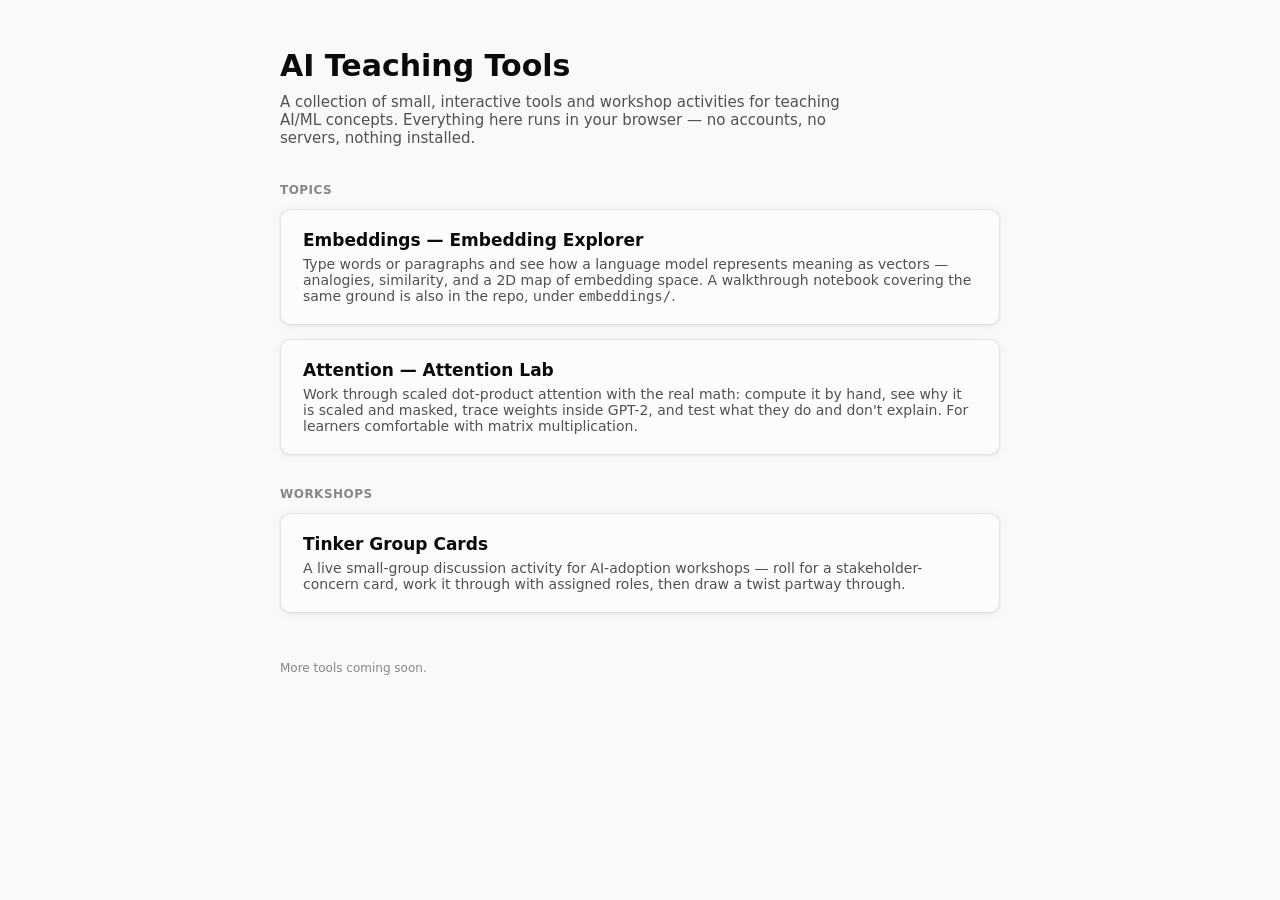
<file: index.html>
<!doctype html>
<html lang="en">
<head>
<meta charset="utf-8" />
<meta name="viewport" content="width=device-width, initial-scale=1" />
<title>AI Teaching Tools</title>
<link rel="stylesheet" href="css/style.css" />
</head>
<body>
<div class="wrap">
  <header>
    <h1>AI Teaching Tools</h1>
    <p>A collection of small, interactive tools and workshop activities for teaching AI/ML concepts. Everything here runs in your browser — no accounts, no servers, nothing installed.</p>
  </header>

  <h2 class="section-label">Topics</h2>
  <div class="tool-list">
    <a class="tool-card" href="embeddings/embedding-explorer/">
      <h3>Embeddings — Embedding Explorer</h3>
      <p>Type words or paragraphs and see how a language model represents meaning as vectors — analogies, similarity, and a 2D map of embedding space. A walkthrough notebook covering the same ground is also in the repo, under <code>embeddings/</code>.</p>
    </a>
    <a class="tool-card" href="attention/attention-lab/">
      <h3>Attention — Attention Lab</h3>
      <p>Work through scaled dot-product attention with the real math: compute it by hand, see why it is scaled and masked, trace weights inside GPT-2, and test what they do and don't explain. For learners comfortable with matrix multiplication.</p>
    </a>
  </div>

  <h2 class="section-label">Workshops</h2>
  <div class="tool-list">
    <a class="tool-card" href="workshops/tinker-groups/">
      <h3>Tinker Group Cards</h3>
      <p>A live small-group discussion activity for AI-adoption workshops — roll for a stakeholder-concern card, work it through with assigned roles, then draw a twist partway through.</p>
    </a>
  </div>

  <footer>More tools coming soon.</footer>
</div>
</body>
</html>
</file>
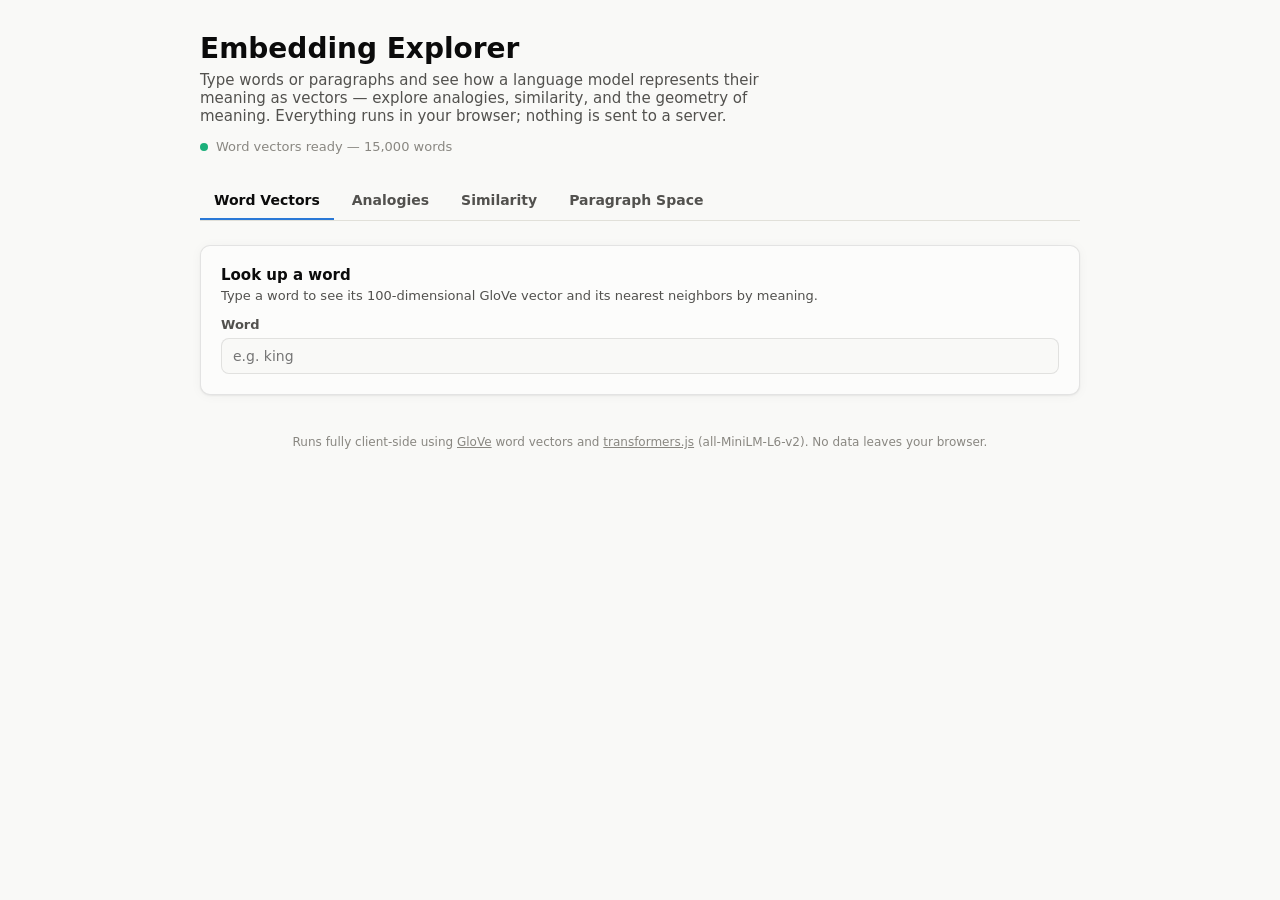
<file: embedding-explorer/index.html>
<!doctype html>
<html lang="en">
<head>
<meta charset="utf-8" />
<meta name="viewport" content="width=device-width, initial-scale=1" />
<title>Embedding Explorer</title>
<link rel="stylesheet" href="css/style.css" />
</head>
<body>
<div class="wrap">
  <header class="hero">
    <h1>Embedding Explorer</h1>
    <p>Type words or paragraphs and see how a language model represents their meaning as vectors — explore analogies, similarity, and the geometry of meaning. Everything runs in your browser; nothing is sent to a server.</p>
    <div class="model-status" id="status-line">
      <span class="dot loading" id="status-dot"></span>
      <span id="status-text">Loading word vectors…</span>
    </div>
  </header>

  <nav class="tabs" id="tabs">
    <button data-tab="word" class="active">Word Vectors</button>
    <button data-tab="analogy">Analogies</button>
    <button data-tab="similarity">Similarity</button>
    <button data-tab="space">Paragraph Space</button>
  </nav>

  <section class="panel active" id="panel-word">
    <div class="card">
      <h2>Look up a word</h2>
      <p class="hint">Type a word to see its 100-dimensional GloVe vector and its nearest neighbors by meaning.</p>
      <label for="word-input">Word</label>
      <input type="text" id="word-input" placeholder="e.g. king" autocomplete="off" />
      <div class="error-msg" id="word-error" hidden></div>
      <div class="results" id="word-results" hidden>
        <svg class="vector-chart" id="word-chart" viewBox="0 0 640 160"></svg>
        <div class="raw-values" id="word-raw"></div>
      </div>
    </div>
    <div class="card" id="word-neighbors-card" hidden>
      <h2>Nearest neighbors</h2>
      <p class="hint">Words whose vectors point in a similar direction (highest cosine similarity), out of the top 15,000 most common English words.</p>
      <ul class="neighbor-list" id="word-neighbors"></ul>
    </div>
  </section>

  <section class="panel" id="panel-analogy">
    <div class="card">
      <h2>Vector arithmetic</h2>
      <p class="hint">The classic demo: <code>king − man + woman ≈ queen</code>. Word meaning behaves like geometry — try your own combination.</p>
      <div class="inline-eq">
        <input type="text" id="analogy-a" placeholder="king" autocomplete="off" />
        <span class="op">−</span>
        <input type="text" id="analogy-b" placeholder="man" autocomplete="off" />
        <span class="op">+</span>
        <input type="text" id="analogy-c" placeholder="woman" autocomplete="off" />
        <span class="op">=</span>
        <span class="op">?</span>
      </div>
      <button class="action" id="analogy-run">Solve</button>
      <div class="error-msg" id="analogy-error" hidden></div>
      <div class="results" id="analogy-results" hidden>
        <ul class="neighbor-list" id="analogy-neighbors"></ul>
      </div>
    </div>
    <div class="card">
      <h2>Try these</h2>
      <p class="hint">Quick examples — click to load.</p>
      <div class="row" id="analogy-presets"></div>
    </div>
  </section>

  <section class="panel" id="panel-similarity">
    <div class="card">
      <h2>Compare two texts</h2>
      <p class="hint">Enter two words, phrases, or paragraphs. Single vocabulary words use GloVe directly; anything longer uses a small transformer model (downloaded once, then cached) so word order and context are taken into account.</p>
      <div class="row">
        <div>
          <label for="sim-a">Text A</label>
          <textarea id="sim-a" placeholder="a happy dog running in a field"></textarea>
        </div>
        <div>
          <label for="sim-b">Text B</label>
          <textarea id="sim-b" placeholder="a joyful puppy sprinting through grass"></textarea>
        </div>
      </div>
      <button class="action" id="sim-run">Compare</button>
      <div class="error-msg" id="sim-error" hidden></div>
      <div class="results" id="sim-results" hidden>
        <div class="similarity-readout">
          <span class="value" id="sim-value">0.00</span>
          <span class="label">cosine similarity</span>
        </div>
        <div class="similarity-meter"><div class="fill" id="sim-fill"></div></div>
        <p class="note" id="sim-method"></p>
      </div>
    </div>
  </section>

  <section class="panel" id="panel-space">
    <div class="card">
      <h2>Paragraph space</h2>
      <p class="hint">Add several words or paragraphs and see how they cluster in a 2D projection (PCA) of their embedding space — items with related meaning land closer together. Uses the sentence transformer model.</p>
      <div class="item-list" id="space-items"></div>
      <button class="ghost" id="space-add">+ add item</button>
      <button class="action" id="space-run">Plot</button>
      <div class="error-msg" id="space-error" hidden></div>
      <div class="results" id="space-results" hidden>
        <svg class="scatter-chart" id="space-chart" viewBox="0 0 640 480"></svg>
        <h2 style="margin-top:18px;">Pairwise similarity</h2>
        <div style="overflow-x:auto;">
          <table class="table-view" id="space-table"></table>
        </div>
      </div>
    </div>
  </section>

  <footer>
    Runs fully client-side using <a href="https://nlp.stanford.edu/projects/glove/" target="_blank" rel="noopener">GloVe</a> word vectors and <a href="https://github.com/xenova/transformers.js" target="_blank" rel="noopener">transformers.js</a> (all-MiniLM-L6-v2). No data leaves your browser.
  </footer>
</div>

<div class="tooltip" id="tooltip" hidden></div>

<script type="module" src="js/app.js"></script>
</body>
</html>
</file>
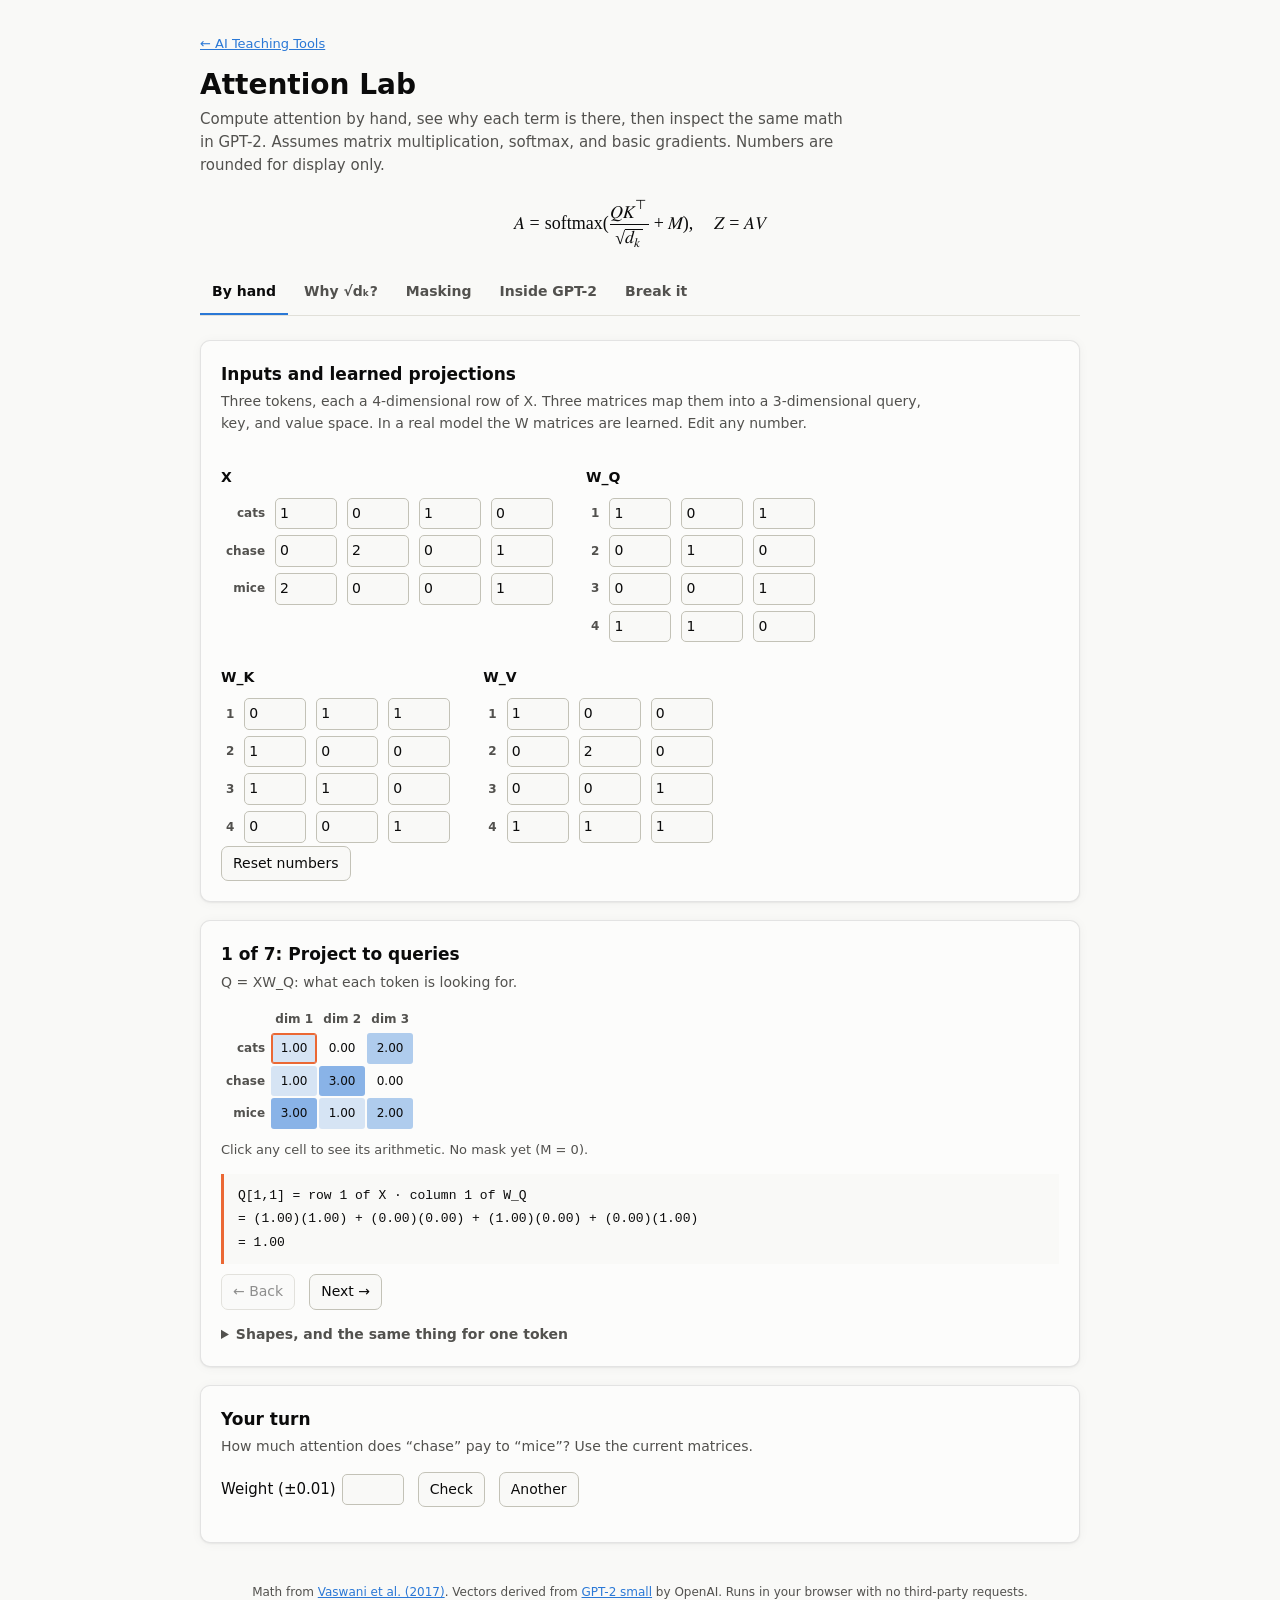
<file: attention/attention-lab/index.html>
<!doctype html>
<html lang="en">
<head>
<meta charset="utf-8" />
<meta name="viewport" content="width=device-width, initial-scale=1" />
<title>Attention Lab</title>
<link rel="icon" href="data:," />
<link rel="stylesheet" href="css/style.css" />
</head>
<body>
<div class="wrap">
  <header>
    <a class="home" href="../../">← AI Teaching Tools</a>
    <h1>Attention Lab</h1>
    <p>Compute attention by hand, see why each term is there, then inspect the same math in GPT-2. Assumes matrix multiplication, softmax, and basic gradients. Numbers are rounded for display only.</p>
    <math display="block" aria-label="A equals softmax of Q K transpose over square root of d k plus M; Z equals A V">
      <mi>A</mi><mo>=</mo><mi>softmax</mi>
      <mrow><mo>(</mo><mfrac><mrow><mi>Q</mi><msup><mi>K</mi><mo>⊤</mo></msup></mrow><msqrt><msub><mi>d</mi><mi>k</mi></msub></msqrt></mfrac><mo>+</mo><mi>M</mi><mo>)</mo></mrow>
      <mo>,</mo><mspace width="1em"></mspace><mi>Z</mi><mo>=</mo><mi>A</mi><mi>V</mi>
    </math>
  </header>

  <nav class="tabs" role="tablist" aria-label="Attention lessons">
    <button role="tab" id="tab-hand" aria-controls="panel-hand" data-tab="hand">By hand</button>
    <button role="tab" id="tab-scaling" aria-controls="panel-scaling" data-tab="scaling">Why √dₖ?</button>
    <button role="tab" id="tab-masking" aria-controls="panel-masking" data-tab="masking">Masking</button>
    <button role="tab" id="tab-gpt2" aria-controls="panel-gpt2" data-tab="gpt2">Inside GPT-2</button>
    <button role="tab" id="tab-experiments" aria-controls="panel-experiments" data-tab="experiments">Break it</button>
  </nav>

  <main>
  <section id="panel-hand" role="tabpanel" aria-labelledby="tab-hand">
    <div class="card">
      <h2>Inputs and learned projections</h2>
      <p class="hint">Three tokens, each a 4-dimensional row of X. Three matrices map them into a 3-dimensional query, key, and value space. In a real model the W matrices are learned. Edit any number.</p>
      <div class="grid"><div id="edit-x"></div><div id="edit-WQ"></div><div id="edit-WK"></div><div id="edit-WV"></div></div>
      <button id="hand-reset">Reset numbers</button>
    </div>
    <div class="card">
      <h2 id="step-title"></h2>
      <p class="hint" id="step-hint"></p>
      <div id="step-matrix"></div>
      <p class="note">Click any cell to see its arithmetic. No mask yet (M = 0).</p>
      <div class="work" id="step-work" aria-live="polite"></div>
      <div class="controls"><button id="step-back">← Back</button><button id="step-next">Next →</button></div>
      <details>
        <summary>Shapes, and the same thing for one token</summary>
        <p>With n tokens, X is n×d, each W is d×dₖ, and Q, K and V are n×dₖ. So QKᵀ is n×n and Z = AV is n×dₖ. (In general V may have a different width, dᵥ.)</p>
        <p>For token i: zᵢ = Σⱼ αᵢⱼ vⱼ, where αᵢⱼ = exp(qᵢ·kⱼ/√dₖ) / Σₗ exp(qᵢ·kₗ/√dₖ).</p>
        <p>Multi-head attention runs this h times with different W matrices, concatenates the outputs, and multiplies by one more learned matrix W_O.</p>
      </details>
    </div>
    <div class="card">
      <h2>Your turn</h2>
      <p class="hint" id="quiz-question"></p>
      <form class="controls" id="quiz-form">
        <label>Weight (±0.01) <input id="quiz-answer" type="number" min="0" max="1" step="any" required /></label>
        <button>Check</button><button type="button" id="quiz-new">Another</button>
      </form>
      <p id="quiz-feedback" aria-live="polite"></p>
    </div>
  </section>

  <section id="panel-scaling" role="tabpanel" aria-labelledby="tab-scaling" hidden>
    <div class="card">
      <h2>One query, eight random keys</h2>
      <p class="hint">Every vector entry is drawn from N(0, 1). Nothing favors any key. Turn scaling off and increase dₖ: softmax becomes confident anyway.</p>
      <div class="controls">
        <label>dₖ = <span id="dk-value"></span> <input id="dk" type="range" min="0" max="8" value="7" /></label>
        <label><input id="scale-on" type="checkbox" /> Divide by √dₖ</label>
      </div>
      <div id="scale-bars"></div>
      <p class="result" id="scale-summary" aria-live="polite"></p>
    </div>
    <div class="card">
      <h2>Across 1,000 random draws</h2>
      <p class="hint"><span class="key" style="background:var(--series-2)"></span>unscaled &nbsp; <span class="key" style="background:var(--series-1)"></span>scaled. The dot marks your current setting.</p>
      <div class="charts" id="scale-charts"></div>
      <p class="note">“Gradient” is the Frobenius norm of softmax’s Jacobian with respect to its input. The median is shown because a few near-ties keep the mean up after the typical draw has saturated.</p>
      <details>
        <summary>Derivation: variance and saturation</summary>
        <p>For independent entries with mean 0 and variance 1, each product qₘkₘ has mean 0 and variance E[qₘ²]E[kₘ²] = 1. The terms are uncorrelated, so Var(q·k) = dₖ and Var(q·k/√dₖ) = 1.</p>
        <p>For p = softmax(s), the Jacobian is ∂pᵢ/∂sⱼ = pᵢ(δᵢⱼ − pⱼ). As p approaches one-hot, every entry approaches 0, so little gradient reaches Q and K.</p>
        <p>Trained vectors aren’t independent Gaussians. The argument explains why scaling is a good starting point for training, and doesn’t claim that trained scores have variance 1.</p>
      </details>
    </div>
  </section>

  <section id="panel-masking" role="tabpanel" aria-labelledby="tab-masking" hidden>
    <div class="card">
      <h2>Can the past see the future?</h2>
      <p class="hint">A model predicting the next token must not use later tokens. The last token, “mice”, has already been edited here. Compare the three masking modes and check whether earlier outputs change.</p>
      <div class="controls">
        <label>Mask <select id="mask-mode">
          <option value="none">None</option>
          <option value="causal">−∞ before softmax</option>
          <option value="late">0 after softmax (a common bug)</option>
        </select></label>
      </div>
      <div id="mask-x"></div>
      <div class="controls"><button id="mask-edit">Edit last token</button><button id="mask-reset">Undo all edits</button></div>
      <h3>Effect on each output, compared with the unedited input</h3>
      <div id="mask-change"></div>
    </div>
    <div class="card">
      <h2>What softmax receives and returns</h2>
      <div class="grid">
        <div><h3>S / √dₖ + M</h3><div id="mask-scores"></div></div>
        <div><h3>A</h3><div id="mask-weights"></div></div>
      </div>
      <details>
        <summary>Why does zeroing afterwards leak?</summary>
        <p>αᵢⱼ = exp(sᵢⱼ) / Σₗ exp(sᵢₗ). Zeroing future weights removes them from the numerator, but their scores are still in every denominator, so a future token rescales the past. Setting sᵢₗ = −∞ first removes them from both.</p>
        <p>Zeroing and then renormalizing is equivalent in exact arithmetic, but can become 0/0 when a large future score underflows all the visible weights.</p>
      </details>
    </div>
  </section>

  <section id="panel-gpt2" role="tabpanel" aria-labelledby="tab-gpt2" hidden>
    <p class="data-status" role="status">Loading GPT-2 data…</p>
    <div id="gpt2-content" hidden>
      <div class="card">
        <h2>Twelve heads, one sentence</h2>
        <p class="hint">These are real Q, K and V vectors from GPT-2 small’s first layer. Your browser computes the attention from them.</p>
        <div class="controls"><label>Sentence <select id="preset"></select></label></div>
        <p class="note" id="preset-note"></p>
        <div class="heads" id="head-list"></div>
        <p class="note"><b>Look for:</b> in the Mary and John sentence, heads 1 and 5 link the second “John” to the first. Head 3 mostly attends to the current token. Head 7 often looks one token back. These are tendencies, so check them on other sentences.</p>
      </div>
      <div class="card">
        <h2 id="head-title"></h2>
        <p class="hint">Rows are queries and columns are keys, numbered where a token repeats. Click a weight to trace it.</p>
        <div id="head-matrix"></div>
      </div>
      <div class="card">
        <h2 id="trace-title"></h2>
        <p class="hint">First 8 of 64 dimensions shown. The totals use all 64.</p>
        <div id="trace-vectors"></div>
        <div class="work" id="trace-work"></div>
        <details>
          <summary>Where do q, k and v come from in GPT-2?</summary>
          <p>X = LayerNorm(token embedding + position embedding), 768 numbers per token. One learned matrix of shape 768×2304 (plus a bias) produces Q, K and V at once, and each is split into 12 heads of 64.</p>
          <p>Only the first layer is shown. In deeper layers each position already mixes information from earlier tokens, so “attending to a token” no longer means attending to that word alone.</p>
        </details>
      </div>
    </div>
  </section>

  <section id="panel-experiments" role="tabpanel" aria-labelledby="tab-experiments" hidden>
    <div class="card">
      <h2>1. Shuffle the tokens</h2>
      <p class="hint">With no positional encoding and no mask, what happens to each token’s output if you reorder the sentence?</p>
      <div class="controls" id="shuffle-choices">
        <button data-answer="change">It changes</button>
        <button data-answer="same">It moves, unchanged</button>
        <button data-answer="average">All outputs become equal</button>
      </div>
      <p id="shuffle-feedback" aria-live="polite"></p>
      <div id="shuffle-reveal" hidden>
        <label><input id="shuffle-pe" type="checkbox" /> Add sinusoidal positional encoding</label>
        <div id="shuffle-output"></div>
      </div>
    </div>
    <p class="data-status" role="status">Loading GPT-2 data…</p>
    <div id="gpt2-experiments" hidden>
      <div class="card">
        <h2>2. Set Q = K</h2>
        <p class="hint">If queries and keys are identical and there is no mask, what becomes symmetric?</p>
        <div class="controls" id="symmetry-choices">
          <button data-answer="both">Scores and weights</button>
          <button data-answer="scores">Scores only</button>
          <button data-answer="neither">Neither</button>
        </div>
        <p id="symmetry-feedback" aria-live="polite"></p>
        <div id="symmetry-reveal" hidden>
          <div class="controls">
            <label>GPT-2 <select id="symmetry-head"></select></label>
            <label><input id="symmetry-tie" type="checkbox" checked /> Use Q as K</label>
          </div>
          <div id="symmetry-output"></div>
          <p class="note">Untie them to see what separate projections buy: “i looks for j” no longer implies “j looks for i”.</p>
        </div>
      </div>
      <div class="card">
        <h2>3. Remove a head: is attention an explanation?</h2>
        <p class="hint">A first-layer head puts 98% of the last token’s attention in one place. How much will GPT-2’s prediction change if you remove that head?</p>
        <div class="controls" id="ablation-choices">
          <button data-answer="large">A lot</button>
          <button data-answer="unknown">Can’t tell from the weight</button>
          <button data-answer="zero">Not at all</button>
        </div>
        <p id="ablation-feedback" aria-live="polite"></p>
        <div id="ablation-reveal" hidden>
          <div class="controls">
            <label>Sentence <select id="ablation-preset"></select></label>
            <label>Remove <select id="ablation-head"></select></label>
          </div>
          <div id="ablation-output"></div>
          <p class="note">Precomputed by subtracting the head’s first-layer output at every token and running the other 11 layers. KL(original ‖ ablated) measures how far the next-token distribution moved.</p>
          <p class="note"><b>Caution:</b> ablation isn’t a perfect explanation either. Zeroing a head pushes later layers outside their usual input range, which can overstate its importance, and redundant heads can hide one another’s effect.</p>
        </div>
      </div>
    </div>
  </section>
  </main>

  <footer>
    Math from <a href="https://arxiv.org/abs/1706.03762" target="_blank" rel="noopener">Vaswani et al. (2017)</a>. Vectors derived from <a href="https://huggingface.co/openai-community/gpt2" target="_blank" rel="noopener">GPT-2 small</a> by OpenAI. Runs in your browser with no third-party requests.
  </footer>
</div>
<script type="module" src="js/app.js"></script>
</body>
</html>
</file>
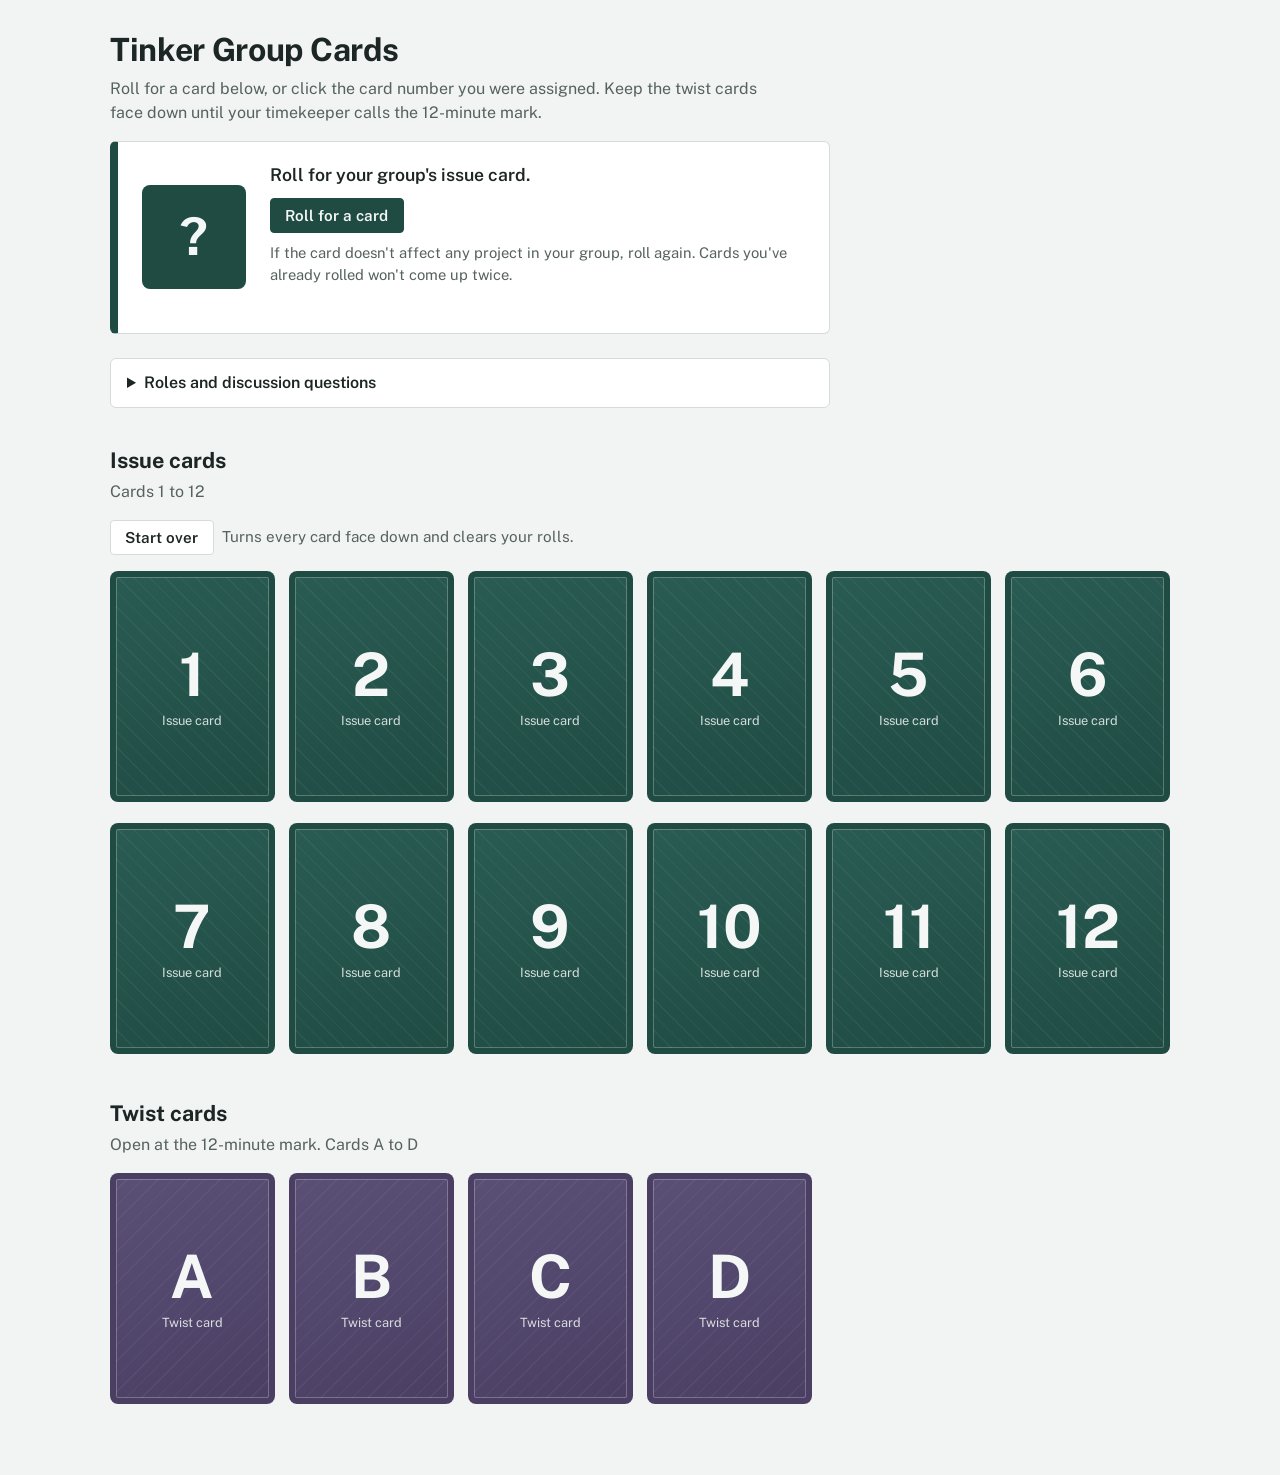
<file: workshops/tinker-groups/index.html>
<!DOCTYPE html>
<html lang="en">
<head>
<meta charset="utf-8">
<meta name="viewport" content="width=device-width, initial-scale=1">
<title>Tinker Group Cards</title>
<link rel="preconnect" href="https://fonts.googleapis.com">
<link rel="preconnect" href="https://fonts.gstatic.com" crossorigin>
<link href="https://fonts.googleapis.com/css2?family=Public+Sans:wght@400;600;700&family=Source+Serif+4:opsz,wght@8..60,400;8..60,600&display=swap" rel="stylesheet">
<style>
:root {
  --bg: #F2F4F3;
  --surface: #FFFFFF;
  --ink: #1C2624;
  --muted: #56625F;
  --line: #D5DBD9;
  --issue: #1F4B43;
  --issue-2: #2A5C53;
  --twist: #4A3F63;
  --twist-2: #5A4F75;
  --on-dark: #F4F7F6;
  --focus: #C08A1E;
  --sans: "Public Sans", "Segoe UI", Arial, sans-serif;
  --serif: "Source Serif 4", Georgia, "Times New Roman", serif;
}
@media (prefers-color-scheme: dark) {
  :root:not([data-theme="light"]) {
    --bg: #141A19; --surface: #1D2523; --ink: #E6ECEA; --muted: #A3B0AC; --line: #33403D;
    --issue: #2F6B60; --issue-2: #3A7A6E; --twist: #62568A; --twist-2: #6F6398; --on-dark: #F4F7F6; --focus: #E0B04A;
  }
}
:root[data-theme="dark"] {
  --bg: #141A19; --surface: #1D2523; --ink: #E6ECEA; --muted: #A3B0AC; --line: #33403D;
  --issue: #2F6B60; --issue-2: #3A7A6E; --twist: #62568A; --twist-2: #6F6398; --on-dark: #F4F7F6; --focus: #E0B04A;
}
* { box-sizing: border-box; }
body {
  margin: 0; background: var(--bg); color: var(--ink);
  font-family: var(--sans); font-size: 1rem; line-height: 1.5;
}
.wrap { max-width: 1100px; margin: 0 auto; padding: 2rem 1.25rem 4rem; }
header h1 { font-size: 2rem; line-height: 1.15; margin: 0 0 .5rem; font-weight: 700; letter-spacing: -.01em; }
header p { margin: 0 0 1rem; color: var(--muted); max-width: 68ch; }
.roll-panel {
  display: flex; gap: 1.5rem; align-items: center; flex-wrap: wrap;
  background: var(--surface); border: 1px solid var(--line); border-left: 8px solid var(--issue);
  border-radius: 6px; padding: 1.25rem 1.5rem; margin: 0 0 1.5rem; max-width: 72ch;
}
.roll-num {
  width: 6.5rem; height: 6.5rem; flex: none; display: flex; align-items: center; justify-content: center;
  border-radius: 8px; background: var(--issue); color: var(--on-dark);
  font-size: 3.25rem; font-weight: 700; line-height: 1;
}
.roll-side { flex: 1 1 260px; }
.roll-msg { margin: 0 0 .6rem; font-weight: 600; font-size: 1.1rem; }
.roll-buttons { display: flex; flex-wrap: wrap; gap: .5rem; margin-bottom: .6rem; }
button.action.primary { background: var(--issue); color: var(--on-dark); border-color: var(--issue); }
button.action.primary:hover { background: var(--issue-2); }
button.action:focus-visible { outline: 3px solid var(--focus); outline-offset: 2px; }
button.action:disabled { opacity: .5; cursor: not-allowed; }
.roll-note { margin: 0; color: var(--muted); font-size: .92rem; }
.roll-history { margin: .35rem 0 0; color: var(--muted); font-size: .92rem; min-height: 1.4em; }
details {
  background: var(--surface); border: 1px solid var(--line); border-radius: 6px;
  padding: .75rem 1rem; margin: 0 0 1.5rem; max-width: 72ch;
}
summary { cursor: pointer; font-weight: 600; }
details ol { margin: .75rem 0 .25rem; padding-left: 1.25rem; }
details li { margin-bottom: .35rem; }
.toolbar { display: flex; flex-wrap: wrap; gap: .5rem; align-items: center; margin: 0 0 1rem; }
button.action {
  font: 600 .95rem var(--sans); color: var(--ink); background: var(--surface);
  border: 1px solid var(--line); border-radius: 4px; padding: .5rem .9rem; cursor: pointer;
}
button.action:hover { border-color: var(--muted); }
.draw-result { color: var(--muted); font-size: .95rem; min-height: 1.5em; }
section { margin-top: 2.25rem; }
section h2 { font-size: 1.35rem; margin: 0 0 .25rem; }
section > p { margin: 0 0 1rem; color: var(--muted); }
.grid { display: grid; grid-template-columns: repeat(auto-fill, minmax(150px, 1fr)); gap: .9rem; }
.card { perspective: 900px; aspect-ratio: 5 / 7; }
.card button {
  width: 100%; height: 100%; padding: 0; border: 0; background: none; cursor: pointer;
  position: relative; transform-style: preserve-3d; transition: transform .5s ease;
  border-radius: 8px; font-family: var(--sans);
}
.card button:focus-visible { outline: 3px solid var(--focus); outline-offset: 3px; }
.card.flipped button { transform: rotateY(180deg); }
.face {
  position: absolute; inset: 0; border-radius: 8px; backface-visibility: hidden;
  display: flex; flex-direction: column; justify-content: center; align-items: center; padding: .75rem;
}
.back {
  color: var(--on-dark);
  background:
    repeating-linear-gradient(45deg, transparent 0 10px, rgba(255,255,255,.05) 10px 11px),
    linear-gradient(160deg, var(--issue-2), var(--issue));
  box-shadow: inset 0 0 0 6px var(--issue), inset 0 0 0 7px rgba(255,255,255,.25);
}
.twist .back {
  background:
    repeating-linear-gradient(-45deg, transparent 0 10px, rgba(255,255,255,.05) 10px 11px),
    linear-gradient(160deg, var(--twist-2), var(--twist));
  box-shadow: inset 0 0 0 6px var(--twist), inset 0 0 0 7px rgba(255,255,255,.25);
}
.back .num { font-size: clamp(2.5rem, 7vw, 3.75rem); font-weight: 700; line-height: 1; }
.back .kind { font-size: .8rem; margin-top: .5rem; opacity: .85; }
.front {
  transform: rotateY(180deg); background: var(--surface); color: var(--ink);
  border: 1px solid var(--line); text-align: center;
}
.front .num { font-size: .85rem; color: var(--muted); margin-bottom: .35rem; }
.front .title { font-family: var(--serif); font-size: 1.05rem; font-weight: 600; line-height: 1.25; }
.front .reopen { font-size: .8rem; color: var(--muted); margin-top: .6rem; text-decoration: underline; }
.highlight button { outline: 3px solid var(--focus); outline-offset: 3px; }

dialog {
  width: min(640px, calc(100% - 2rem)); border: 0; border-radius: 8px; padding: 0;
  background: var(--surface); color: var(--ink); box-shadow: 0 20px 60px rgba(0,0,0,.35);
}
dialog::backdrop { background: rgba(10,15,14,.55); }
.dlg-bar { height: 8px; background: var(--issue); }
dialog.is-twist .dlg-bar { background: var(--twist); }
.dlg-body { padding: 1.5rem 1.75rem 1.5rem; }
.dlg-num { color: var(--muted); font-size: .9rem; margin: 0 0 .25rem; }
.dlg-title { font-family: var(--serif); font-size: 1.6rem; line-height: 1.2; margin: 0 0 1rem; }
.dlg-text { font-family: var(--serif); font-size: 1.15rem; line-height: 1.65; margin: 0 0 1.25rem; max-width: 65ch; }
.dlg-actions { display: flex; justify-content: flex-end; }

@media (prefers-reduced-motion: reduce) { .card button { transition: none; } }
@media (max-width: 480px) { header h1 { font-size: 1.6rem; } .dlg-body { padding: 1.25rem; } .dlg-text { font-size: 1.05rem; } }
</style>
</head>
<body>
<div class="wrap">
  <header>
    <h1>Tinker Group Cards</h1>
    <p>Roll for a card below, or click the card number you were assigned. Keep the twist cards face down until your timekeeper calls the 12-minute mark.</p>
  </header>

  <div class="roll-panel">
    <div class="roll-num" id="roll-num" aria-live="polite">?</div>
    <div class="roll-side">
      <p class="roll-msg" id="roll-msg">Roll for your group's issue card.</p>
      <div class="roll-buttons">
        <button class="action primary" id="roll" type="button">Roll for a card</button>
        <button class="action" id="open-rolled" type="button" hidden>Turn over this card</button>
      </div>
      <p class="roll-note">If the card doesn't affect any project in your group, roll again. Cards you've already rolled won't come up twice.</p>
      <p class="roll-history" id="roll-history"></p>
    </div>
  </div>

  <details>
    <summary>Roles and discussion questions</summary>
    <p style="margin:.75rem 0 0"><strong>Roles:</strong> timekeeper, recorder, and stakeholder voice (the person who speaks as the person on the card).</p>
    <ol>
      <li>Whose project is most affected by this card? Work the card through that project.</li>
      <li>What is legitimate or accurate about this concern?</li>
      <li>How would this person encounter the project, and what would they see?</li>
      <li>What would you say to them in two or three plain sentences?</li>
      <li>What, if anything, would you change about the project?</li>
      <li>If the card does not apply to your project, explain why in one sentence.</li>
    </ol>
  </details>

  <section aria-labelledby="issues-h">
    <h2 id="issues-h">Issue cards</h2>
    <p>Cards 1 to 12</p>
    <div class="toolbar">
      <button class="action" id="reset" type="button">Start over</button>
      <span class="draw-result">Turns every card face down and clears your rolls.</span>
    </div>
    <div class="grid" id="issue-grid"></div>
  </section>

  <section aria-labelledby="twists-h">
    <h2 id="twists-h">Twist cards</h2>
    <p>Open at the 12-minute mark. Cards A to D</p>
    <div class="grid" id="twist-grid"></div>
  </section>
</div>

<dialog id="dlg" aria-labelledby="dlg-title">
  <div class="dlg-bar"></div>
  <div class="dlg-body">
    <p class="dlg-num" id="dlg-num"></p>
    <h3 class="dlg-title" id="dlg-title"></h3>
    <p class="dlg-text" id="dlg-text"></p>
    <div class="dlg-actions"><button class="action" id="dlg-close" type="button">Close</button></div>
  </div>
</dialog>

<script>
const ISSUES = [
  [
    "The data center opponent",
    "A longtime participant in your community planning workshops lives near a proposed data center site. She has spoken at county meetings about water use and power bills. She notices the graphics in your latest workshop slides look AI-generated and emails you: “How can Extension claim to care about this community while using the technology that’s draining it?”"
  ],
  [
    "The privacy skeptic",
    "A small business owner in your entrepreneurship cohort hesitates when you mention using AI in your work. He isn’t expecting anything sinister. He’s tired of it all. Every app, loyalty card, and website seems to collect something, and he rarely knows where his information ends up. He asks a fair question: what happens to what he shares with you?"
  ],
  [
    "The worried workforce",
    "You’re presenting at a regional economic development meeting. A manufacturing plant manager and a group of administrative workers ask pointed questions about whether the tools you’re demonstrating are the same ones that will eliminate their jobs. They ask why Extension is promoting them."
  ],
  [
    "The disclosure question",
    "A community partner asks directly about something your project helped produce: “Did you make this, or did AI?” AI played a real role, and you also put in substantial work of your own. Your institution has no clear disclosure policy, and you realize you’ve never said anything about it either way."
  ],
  [
    "The confident error",
    "Your AI tool gave you something wrong that you didn’t catch, such as a wrong date, a misstated regulation, or a source that doesn’t say what the tool claimed. No one else ever used the tool, but the error made its way into your advice, a handout, or a recommendation. A stakeholder acted on it."
  ],
  [
    "The connectivity gap",
    "Your project creates an AI-powered resource for community members, but a significant share of your rural audience has limited broadband. Many are older adults who are uncomfortable with new technology. A county commissioner asks who this actually serves."
  ],
  [
    "The Tribal partner",
    "A Tribal nation you partner with has concerns about data sovereignty. Before sharing more knowledge, stories, or data with your program, they want to know whether any of it could end up in an AI tool, whether as uploaded documents, meeting notes, summaries, or material used to build something. You realize you haven’t thought that boundary through."
  ],
  [
    "The local freelancer",
    "A local freelancer who has done paid work for Extension or your community partners learns about your project. She might be a graphic designer, writer, evaluator, or consultant. She asks whether Extension, which says it supports local small businesses, is now using AI for work it used to hire people like her to do."
  ],
  [
    "The colleague who opts out",
    "A respected colleague has decided not to use AI, for reasons of ethics and quality, and she isn’t looking to be persuaded. Your project assumes others will use or rely on what you’ve built. That could mean consulting a shared notebook when answering stakeholder questions, reviewing AI-assisted drafts, or taking part in a workflow. She tells you she’d rather not be part of it."
  ],
  [
    "The enthusiastic supervisor",
    "Your supervisor loves your project and wants to scale it across the whole team next quarter. She mentions it could “free up capacity” during a budget conversation. Your colleagues are now nervous, and you worry the project is being used for something you didn’t intend."
  ],
  [
    "The overreliant colleague",
    "A new colleague has enthusiastically adopted your project. You notice they’re sending AI outputs to partners with little or no review, and their name is on the work."
  ],
  [
    "The unapproved tool",
    "Three weeks into your project, university IT tells you the tool you’re using isn’t approved for the kind of information you’ve been putting into it. Some of what you’ve already entered includes names, contact details, or other participant information."
  ]
];
const TWISTS = [
  [
    "Go public",
    "The person raising the concern posts about it publicly, and your county board chair forwards the post to your district director."
  ],
  [
    "Key relationship",
    "The person raising the concern is one of your most important volunteers or partners, someone who has championed Extension for twenty years."
  ],
  [
    "Up the chain",
    "A colleague who shares this concern raises it with your supervisor before talking to you. Your supervisor asks you to explain the project at next week’s staff meeting."
  ],
  [
    "Inside the room",
    "Someone in your breakout group shares this concern personally. Take it seriously."
  ]
];

const dlg = document.getElementById("dlg");
let lastTrigger = null;

function openCard(label, title, text, isTwist, trigger) {
  document.getElementById("dlg-num").textContent = label;
  document.getElementById("dlg-title").textContent = title;
  document.getElementById("dlg-text").textContent = text;
  dlg.classList.toggle("is-twist", isTwist);
  lastTrigger = trigger;
  if (typeof dlg.showModal === "function") dlg.showModal(); else dlg.setAttribute("open", "");
}
function closeDlg() {
  if (typeof dlg.close === "function") dlg.close(); else dlg.removeAttribute("open");
}
dlg.addEventListener("close", () => { if (lastTrigger) lastTrigger.focus(); });
document.getElementById("dlg-close").addEventListener("click", closeDlg);
dlg.addEventListener("click", e => { if (e.target === dlg) closeDlg(); });

function buildGrid(containerId, items, isTwist) {
  const grid = document.getElementById(containerId);
  items.forEach(([title, text], i) => {
    const id = isTwist ? String.fromCharCode(65 + i) : String(i + 1);
    const kind = isTwist ? "Twist card" : "Issue card";
    const wrap = document.createElement("div");
    wrap.className = "card" + (isTwist ? " twist" : "");
    wrap.dataset.id = id;
    const btn = document.createElement("button");
    btn.type = "button";
    btn.setAttribute("aria-label", kind + " " + id + ", face down. Select to turn over.");
    btn.innerHTML =
      '<span class="face back" aria-hidden="true"><span class="num">' + id + '</span><span class="kind">' + kind + '</span></span>' +
      '<span class="face front" aria-hidden="true"><span class="num">' + kind + ' ' + id + '</span><span class="title"></span><span class="reopen">Read card</span></span>';
    btn.querySelector(".front .title").textContent = title;
    btn.addEventListener("click", () => {
      wrap.classList.add("flipped");
      wrap.classList.remove("highlight");
      btn.setAttribute("aria-label", kind + " " + id + ": " + title + ". Select to read.");
      setTimeout(() => openCard(kind + " " + id, title, text, isTwist, btn),
        window.matchMedia("(prefers-reduced-motion: reduce)").matches ? 0 : 450);
    });
    wrap.appendChild(btn);
    grid.appendChild(wrap);
  });
}
buildGrid("issue-grid", ISSUES, false);
buildGrid("twist-grid", TWISTS, true);

const rolled = [];
const rollBtn = document.getElementById("roll");
const openBtn = document.getElementById("open-rolled");
const rollNum = document.getElementById("roll-num");
const rollMsg = document.getElementById("roll-msg");
const rollHistory = document.getElementById("roll-history");
let current = null;

rollBtn.addEventListener("click", () => {
  const remaining = [];
  for (let i = 1; i <= ISSUES.length; i++) if (!rolled.includes(i)) remaining.push(i);
  if (remaining.length === 0) {
    rollMsg.textContent = "Every card has been rolled. Pick the one that fit best, or start over.";
    rollBtn.disabled = true;
    return;
  }
  document.querySelectorAll(".card.highlight").forEach(c => c.classList.remove("highlight"));
  current = remaining[Math.floor(Math.random() * remaining.length)];
  rolled.push(current);
  rollNum.textContent = current;
  rollMsg.textContent = "Your group rolled card " + current + ".";
  rollBtn.textContent = "Roll again";
  openBtn.hidden = false;
  document.querySelector('#issue-grid .card[data-id="' + current + '"]').classList.add("highlight");
  const earlier = rolled.slice(0, -1);
  rollHistory.textContent = earlier.length ? "Already rolled: " + earlier.join(", ") : "";
});

openBtn.addEventListener("click", () => {
  if (current === null) return;
  const card = document.querySelector('#issue-grid .card[data-id="' + current + '"]');
  card.scrollIntoView({ block: "center", behavior: "smooth" });
  card.querySelector("button").click();
});

document.getElementById("reset").addEventListener("click", () => {
  document.querySelectorAll(".card").forEach(c => {
    c.classList.remove("flipped", "highlight");
    const isTwist = c.classList.contains("twist");
    c.querySelector("button").setAttribute("aria-label",
      (isTwist ? "Twist card " : "Issue card ") + c.dataset.id + ", face down. Select to turn over.");
  });
  rolled.length = 0;
  current = null;
  rollNum.textContent = "?";
  rollMsg.textContent = "Roll for your group's issue card.";
  rollBtn.textContent = "Roll for a card";
  rollBtn.disabled = false;
  openBtn.hidden = true;
  rollHistory.textContent = "";
});
</script>
</body>
</html>
</file>
<file: css/style.css>
:root {
  color-scheme: light;
  --page:           #f9f9f7;
  --surface-1:      #fcfcfb;
  --text-primary:   #0b0b0b;
  --text-secondary: #52514e;
  --text-muted:     #898781;
  --border:         rgba(11,11,11,0.10);
  --accent:         #2a78d6;
  --card-shadow:    0 1px 2px rgba(11,11,11,0.06), 0 1px 12px rgba(11,11,11,0.04);
}

@media (prefers-color-scheme: dark) {
  :root:not([data-theme="light"]) {
    color-scheme: dark;
    --page:           #0d0d0d;
    --surface-1:      #1a1a19;
    --text-primary:   #ffffff;
    --text-secondary: #c3c2b7;
    --text-muted:     #898781;
    --border:         rgba(255,255,255,0.10);
    --accent:         #3987e5;
    --card-shadow:    0 1px 2px rgba(0,0,0,0.3), 0 1px 12px rgba(0,0,0,0.2);
  }
}
:root[data-theme="dark"] {
  color-scheme: dark;
  --page:           #0d0d0d;
  --surface-1:      #1a1a19;
  --text-primary:   #ffffff;
  --text-secondary: #c3c2b7;
  --text-muted:     #898781;
  --border:         rgba(255,255,255,0.10);
  --accent:         #3987e5;
  --card-shadow:    0 1px 2px rgba(0,0,0,0.3), 0 1px 12px rgba(0,0,0,0.2);
}

* { box-sizing: border-box; }

html, body {
  margin: 0;
  background: var(--page);
  color: var(--text-primary);
  font-family: system-ui, -apple-system, "Segoe UI", sans-serif;
}

.wrap {
  max-width: 760px;
  margin: 0 auto;
  padding: 48px 20px 80px;
}

header h1 {
  font-size: 30px;
  margin: 0 0 10px;
}
header p {
  color: var(--text-secondary);
  font-size: 15px;
  max-width: 60ch;
  margin: 0 0 36px;
}

.section-label {
  font-size: 12px;
  font-weight: 700;
  text-transform: uppercase;
  letter-spacing: 0.04em;
  color: var(--text-muted);
  margin: 32px 0 12px;
}
.section-label:first-of-type {
  margin-top: 0;
}

.tool-list {
  display: flex;
  flex-direction: column;
  gap: 14px;
}

.tool-card {
  display: block;
  background: var(--surface-1);
  border: 1px solid var(--border);
  border-radius: 10px;
  box-shadow: var(--card-shadow);
  padding: 20px 22px;
  text-decoration: none;
  color: inherit;
}
.tool-card:hover h3 { color: var(--accent); }

.tool-card h3 {
  font-size: 17px;
  margin: 0 0 6px;
}
.tool-card p {
  font-size: 14px;
  color: var(--text-secondary);
  margin: 0;
}

footer {
  margin-top: 48px;
  font-size: 12px;
  color: var(--text-muted);
}
footer a { color: inherit; }
</file>
<file: embedding-explorer/css/style.css>
:root {
  color-scheme: light;
  --surface-1:      #fcfcfb;
  --page:           #f9f9f7;
  --text-primary:   #0b0b0b;
  --text-secondary: #52514e;
  --text-muted:     #898781;
  --gridline:       #e1e0d9;
  --baseline:       #c3c2b7;
  --border:         rgba(11,11,11,0.10);
  --series-1:       #2a78d6; /* blue - default / positive */
  --series-2:       #eb6834; /* orange - highlighted / query */
  --series-3:       #1baf7a; /* aqua - third group */
  --diverge-pos:    #2a78d6;
  --diverge-neg:    #e34948;
  --card-shadow:    0 1px 2px rgba(11,11,11,0.06), 0 1px 12px rgba(11,11,11,0.04);
}

@media (prefers-color-scheme: dark) {
  :root:not([data-theme="light"]) {
    color-scheme: dark;
    --surface-1:      #1a1a19;
    --page:           #0d0d0d;
    --text-primary:   #ffffff;
    --text-secondary: #c3c2b7;
    --text-muted:     #898781;
    --gridline:       #2c2c2a;
    --baseline:       #383835;
    --border:         rgba(255,255,255,0.10);
    --series-1:       #3987e5;
    --series-2:       #d95926;
    --series-3:       #199e70;
    --diverge-pos:    #3987e5;
    --diverge-neg:    #e66767;
    --card-shadow:    0 1px 2px rgba(0,0,0,0.3), 0 1px 12px rgba(0,0,0,0.2);
  }
}

:root[data-theme="dark"] {
  color-scheme: dark;
  --surface-1:      #1a1a19;
  --page:           #0d0d0d;
  --text-primary:   #ffffff;
  --text-secondary: #c3c2b7;
  --text-muted:     #898781;
  --gridline:       #2c2c2a;
  --baseline:       #383835;
  --border:         rgba(255,255,255,0.10);
  --series-1:       #3987e5;
  --series-2:       #d95926;
  --series-3:       #199e70;
  --diverge-pos:    #3987e5;
  --diverge-neg:    #e66767;
  --card-shadow:    0 1px 2px rgba(0,0,0,0.3), 0 1px 12px rgba(0,0,0,0.2);
}

* { box-sizing: border-box; }

html, body {
  margin: 0;
  padding: 0;
  background: var(--page);
  color: var(--text-primary);
  font-family: system-ui, -apple-system, "Segoe UI", sans-serif;
}

.wrap {
  max-width: 920px;
  margin: 0 auto;
  padding: 32px 20px 80px;
}

header.hero {
  margin-bottom: 28px;
}

header.hero h1 {
  font-size: 28px;
  margin: 0 0 6px;
}

header.hero p {
  color: var(--text-secondary);
  margin: 0;
  font-size: 15px;
  max-width: 60ch;
}

.model-status {
  margin-top: 14px;
  font-size: 13px;
  color: var(--text-muted);
  display: flex;
  align-items: center;
  gap: 8px;
}

.dot {
  width: 8px; height: 8px; border-radius: 50%;
  background: var(--text-muted);
  flex: none;
}
.dot.ready { background: var(--series-3); }
.dot.loading { background: var(--series-2); animation: pulse 1.2s ease-in-out infinite; }
@keyframes pulse { 0%,100% { opacity: 1; } 50% { opacity: 0.35; } }

nav.tabs {
  display: flex;
  gap: 4px;
  border-bottom: 1px solid var(--gridline);
  margin-bottom: 24px;
  overflow-x: auto;
}

nav.tabs button {
  appearance: none;
  border: none;
  background: none;
  font: inherit;
  font-size: 14px;
  font-weight: 600;
  color: var(--text-secondary);
  padding: 10px 14px;
  cursor: pointer;
  border-bottom: 2px solid transparent;
  white-space: nowrap;
}

nav.tabs button.active {
  color: var(--text-primary);
  border-bottom-color: var(--series-1);
}

section.panel { display: none; }
section.panel.active { display: block; }

.card {
  background: var(--surface-1);
  border: 1px solid var(--border);
  border-radius: 10px;
  box-shadow: var(--card-shadow);
  padding: 20px;
  margin-bottom: 18px;
}

.card h2 {
  font-size: 15px;
  margin: 0 0 4px;
}
.card .hint {
  font-size: 13px;
  color: var(--text-secondary);
  margin: 0 0 14px;
}

label {
  display: block;
  font-size: 13px;
  font-weight: 600;
  color: var(--text-secondary);
  margin-bottom: 6px;
}

input[type="text"], textarea {
  width: 100%;
  font: inherit;
  font-size: 14px;
  padding: 9px 11px;
  border-radius: 8px;
  border: 1px solid var(--border);
  background: var(--page);
  color: var(--text-primary);
}
textarea { resize: vertical; min-height: 70px; }

.row { display: flex; gap: 12px; flex-wrap: wrap; }
.row > div { flex: 1 1 160px; }

.inline-eq {
  display: flex;
  align-items: center;
  gap: 8px;
  flex-wrap: wrap;
}
.inline-eq input { width: 140px; flex: 1 1 120px; }
.inline-eq .op {
  font-size: 18px;
  color: var(--text-muted);
  flex: none;
}

button.action {
  appearance: none;
  border: none;
  background: var(--series-1);
  color: #fff;
  font: inherit;
  font-weight: 600;
  font-size: 14px;
  padding: 9px 16px;
  border-radius: 8px;
  cursor: pointer;
  margin-top: 14px;
}
button.action:disabled { opacity: 0.5; cursor: default; }
button.action:hover:not(:disabled) { filter: brightness(1.08); }

.results {
  margin-top: 16px;
}

.neighbor-list {
  list-style: none;
  margin: 0;
  padding: 0;
  display: flex;
  flex-direction: column;
  gap: 2px;
}
.neighbor-list li {
  display: flex;
  align-items: center;
  gap: 10px;
  padding: 7px 4px;
  font-size: 14px;
  border-bottom: 1px solid var(--gridline);
}
.neighbor-list li:last-child { border-bottom: none; }
.neighbor-list .word { font-weight: 600; flex: 1; }
.neighbor-list .score { color: var(--text-secondary); font-variant-numeric: tabular-nums; font-size: 13px; }
.neighbor-list .bar-track {
  width: 90px; height: 6px; background: var(--gridline); border-radius: 3px; overflow: hidden; flex: none;
}
.neighbor-list .bar-fill { height: 100%; background: var(--series-1); border-radius: 3px; }

.similarity-readout {
  display: flex;
  align-items: baseline;
  gap: 10px;
  margin-top: 4px;
}
.similarity-readout .value {
  font-size: 40px;
  font-weight: 600;
  font-variant-numeric: tabular-nums;
}
.similarity-readout .label {
  font-size: 13px;
  color: var(--text-secondary);
}
.similarity-meter {
  height: 8px;
  border-radius: 4px;
  background: var(--gridline);
  margin-top: 10px;
  position: relative;
  overflow: hidden;
}
.similarity-meter .fill {
  position: absolute; top: 0; bottom: 0; left: 0;
  background: var(--series-1);
  border-radius: 4px;
}

.vector-chart, .scatter-chart { width: 100%; height: auto; display: block; }

.legend {
  display: flex;
  gap: 16px;
  font-size: 13px;
  color: var(--text-secondary);
  margin-top: 8px;
  flex-wrap: wrap;
}
.legend .swatch {
  display: inline-block;
  width: 10px; height: 10px;
  border-radius: 2px;
  margin-right: 6px;
  vertical-align: middle;
}

.tooltip {
  position: fixed;
  pointer-events: none;
  background: var(--surface-1);
  border: 1px solid var(--border);
  border-radius: 6px;
  padding: 6px 10px;
  font-size: 12px;
  color: var(--text-primary);
  box-shadow: var(--card-shadow);
  z-index: 50;
  white-space: nowrap;
  transform: translate(-50%, -120%);
}

.item-list {
  display: flex;
  flex-direction: column;
  gap: 8px;
  margin-top: 12px;
}
.item-row {
  display: flex;
  align-items: center;
  gap: 8px;
}
.item-row input { flex: 1; }
.item-row .swatch-dot {
  width: 10px; height: 10px; border-radius: 50%; flex: none;
}
.item-row button.remove {
  appearance: none;
  border: none;
  background: none;
  color: var(--text-muted);
  cursor: pointer;
  font-size: 16px;
  line-height: 1;
  padding: 4px;
}
button.ghost {
  appearance: none;
  border: 1px dashed var(--border);
  background: none;
  color: var(--text-secondary);
  font: inherit;
  font-size: 13px;
  padding: 7px 12px;
  border-radius: 8px;
  cursor: pointer;
  margin-top: 8px;
}

table.table-view {
  width: 100%;
  border-collapse: collapse;
  font-size: 13px;
  margin-top: 10px;
}
table.table-view th, table.table-view td {
  text-align: left;
  padding: 6px 8px;
  border-bottom: 1px solid var(--gridline);
  font-variant-numeric: tabular-nums;
}
table.table-view th { color: var(--text-secondary); font-weight: 600; }

.error-msg {
  color: var(--diverge-neg);
  font-size: 13px;
  margin-top: 8px;
}
.note {
  font-size: 12px;
  color: var(--text-muted);
  margin-top: 10px;
}
code { font-size: 0.9em; background: var(--gridline); padding: 1px 5px; border-radius: 4px; }

.raw-values {
  font-size: 12px;
  color: var(--text-secondary);
  word-break: break-all;
  margin-top: 10px;
  max-height: 80px;
  overflow-y: auto;
  font-variant-numeric: tabular-nums;
}

footer {
  margin-top: 40px;
  font-size: 12px;
  color: var(--text-muted);
  text-align: center;
}
footer a { color: inherit; }
</file>
<file: attention/attention-lab/css/style.css>
/* Theme and layout follow the Embedding Explorer. */
:root {
  color-scheme: light;
  --surface-1:      #fcfcfb;
  --page:           #f9f9f7;
  --text-primary:   #0b0b0b;
  --text-secondary: #52514e;
  --text-muted:     #898781;
  --gridline:       #e1e0d9;
  --baseline:       #c3c2b7;
  --border:         rgba(11,11,11,0.10);
  --series-1:       #2a78d6; /* blue - default / positive */
  --series-2:       #eb6834; /* orange - highlighted / query */
  --series-3:       #1baf7a; /* aqua - third group */
  --diverge-pos:    #2a78d6;
  --diverge-neg:    #e34948;
  --card-shadow:    0 1px 2px rgba(11,11,11,0.06), 0 1px 12px rgba(11,11,11,0.04);
}

@media (prefers-color-scheme: dark) {
  :root:not([data-theme="light"]) {
    color-scheme: dark;
    --surface-1:      #1a1a19;
    --page:           #0d0d0d;
    --text-primary:   #ffffff;
    --text-secondary: #c3c2b7;
    --text-muted:     #898781;
    --gridline:       #2c2c2a;
    --baseline:       #383835;
    --border:         rgba(255,255,255,0.10);
    --series-1:       #3987e5;
    --series-2:       #d95926;
    --series-3:       #199e70;
    --diverge-pos:    #3987e5;
    --diverge-neg:    #e66767;
    --card-shadow:    0 1px 2px rgba(0,0,0,0.3), 0 1px 12px rgba(0,0,0,0.2);
  }
}

:root[data-theme="dark"] {
  color-scheme: dark;
  --surface-1:      #1a1a19;
  --page:           #0d0d0d;
  --text-primary:   #ffffff;
  --text-secondary: #c3c2b7;
  --text-muted:     #898781;
  --gridline:       #2c2c2a;
  --baseline:       #383835;
  --border:         rgba(255,255,255,0.10);
  --series-1:       #3987e5;
  --series-2:       #d95926;
  --series-3:       #199e70;
  --diverge-pos:    #3987e5;
  --diverge-neg:    #e66767;
  --card-shadow:    0 1px 2px rgba(0,0,0,0.3), 0 1px 12px rgba(0,0,0,0.2);
}

* { box-sizing: border-box; }
html, body { margin: 0; background: var(--page); color: var(--text-primary); font: 15px/1.55 system-ui, -apple-system, "Segoe UI", sans-serif; }
.wrap { max-width: 920px; margin: 0 auto; padding: 32px 20px 80px; }
a { color: var(--series-1); }
header h1 { font-size: 28px; line-height: 1.2; margin: 0 0 6px; }
header p { color: var(--text-secondary); margin: 0; max-width: 68ch; }
.home { display: inline-block; font-size: 13px; margin-bottom: 14px; }
math[display="block"] { margin: 18px 0; font-size: 1.2em; max-width: 100%; overflow-x: auto; overflow-y: hidden; padding: 4px 0; }

.tabs { display: flex; flex-wrap: wrap; gap: 4px; border-bottom: 1px solid var(--gridline); margin: 20px 0 24px; }
.tabs button { border: 0; border-bottom: 2px solid transparent; border-radius: 0; background: none; font-weight: 600; color: var(--text-secondary); padding: 10px 12px; }
.tabs button[aria-selected="true"] { color: var(--text-primary); border-bottom-color: var(--series-1); }

.card { background: var(--surface-1); border: 1px solid var(--border); border-radius: 10px; box-shadow: var(--card-shadow); padding: 20px; margin-bottom: 18px; min-width: 0; }
h2 { font-size: 17px; margin: 0 0 4px; }
h3 { font-size: 14px; margin: 18px 0 6px; }
.hint, .note { color: var(--text-secondary); font-size: 14px; margin: 4px 0 14px; max-width: 80ch; }
.note { font-size: 13px; margin-top: 10px; }
[hidden] { display: none !important; }

button, select, input { font: inherit; font-size: 14px; color: inherit; }
button, select { border: 1px solid var(--baseline); background: var(--page); border-radius: 7px; padding: 6px 11px; max-width: 100%; }
button { cursor: pointer; }
button:disabled { opacity: .45; cursor: default; }
button[aria-pressed="true"] { border-color: var(--series-1); box-shadow: inset 0 0 0 1px var(--series-1); }
:focus-visible { outline: 2px solid var(--series-2); outline-offset: 1px; }
.controls { display: flex; flex-wrap: wrap; gap: 8px 14px; align-items: center; margin: 10px 0; }
.controls label { display: inline-flex; flex-wrap: wrap; gap: 6px; align-items: center; max-width: 100%; }
input[type="range"] { max-width: 100%; accent-color: var(--series-1); }
input[type="number"] { width: 62px; padding: 4px; border: 1px solid var(--baseline); border-radius: 5px; background: var(--page); }

.scroll { overflow-x: auto; max-width: 100%; }
.grid { display: flex; flex-wrap: wrap; gap: 4px 28px; }
.grid > div { min-width: 0; max-width: 100%; }
table { border-collapse: collapse; font-size: 12px; font-variant-numeric: tabular-nums; }
th, td { padding: 3px 5px; text-align: right; white-space: nowrap; }
th { color: var(--text-secondary); font-weight: 600; }
table.data td, table.data th { border-bottom: 1px solid var(--gridline); padding: 5px 8px; }
td.cell { padding: 1px; }
.cell > span, .cell > button { display: block; width: 100%; min-width: 46px; padding: 5px; border: 1px solid transparent; border-radius: 3px; font-size: 12px; text-align: center; background: color-mix(in srgb, var(--tone, var(--series-1)) var(--p, 0%), var(--surface-1)); }
.cell > button[aria-pressed="true"] { border-color: var(--series-2); box-shadow: inset 0 0 0 1px var(--series-2); }

.work { border-left: 3px solid var(--series-2); background: var(--page); padding: 10px 14px; margin-top: 14px; font: 13px/1.8 ui-monospace, Consolas, monospace; overflow-wrap: anywhere; white-space: pre-wrap; }
.result { margin: 12px 0; font-weight: 600; }
.bad { color: var(--diverge-neg); }
details { margin-top: 14px; font-size: 14px; }
summary { cursor: pointer; font-weight: 600; color: var(--text-secondary); }

.heads { display: grid; grid-template-columns: repeat(auto-fill, minmax(96px, 1fr)); gap: 8px; }
.heads button { padding: 5px; font-size: 12px; }
.heads svg { display: block; width: 100%; aspect-ratio: 1; margin-top: 3px; }

.charts { display: grid; grid-template-columns: repeat(auto-fit, minmax(min(100%, 260px), 1fr)); gap: 14px; }
.charts svg { width: 100%; height: auto; }
.charts text { fill: var(--text-secondary); font-size: 11px; }
.key { display: inline-block; width: 14px; height: 4px; vertical-align: middle; margin-right: 5px; }
.bar { display: flex; align-items: center; gap: 8px; font-size: 12px; margin: 3px 0; }
.bar i { display: block; height: 12px; background: var(--series-1); border-radius: 2px; }
.bar .track { flex: 1; max-width: 360px; }
footer { margin-top: 40px; font-size: 12px; color: var(--text-secondary); text-align: center; }

/* Darker green than --series-3 so verdict text is readable on a light background. */
.good { color: light-dark(#0b7550, #35c28f); }

@media (max-width: 480px) {
  .card { padding: 16px 12px; }
  input[type="number"] { width: 50px; }
}
</file>
